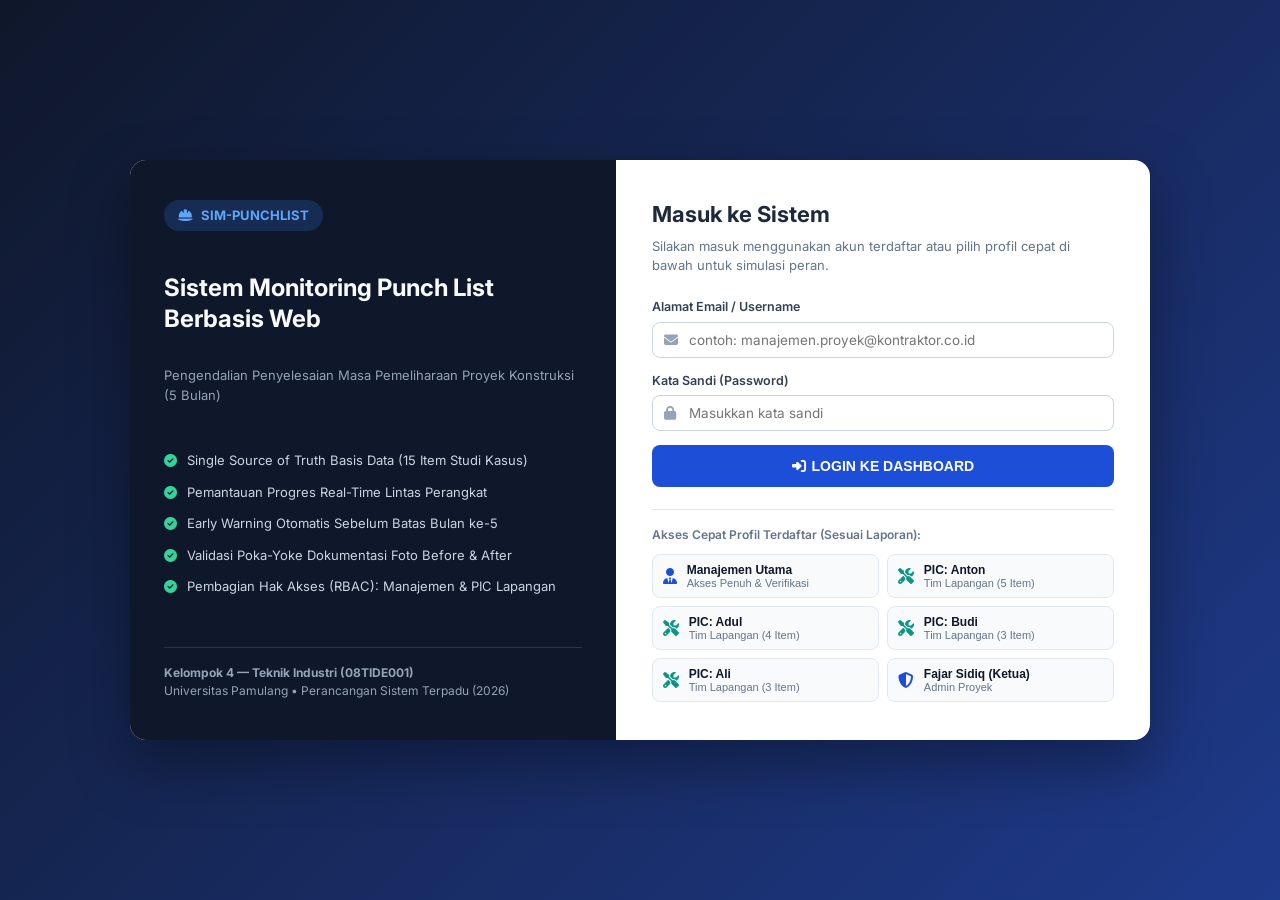
<file: index.html>
<!DOCTYPE html>
<html lang="id">
<head>
  <meta charset="UTF-8" />
  <meta name="viewport" content="width=device-width, initial-scale=1.0" />
  <title>SIM-PUNCHLIST | Sistem Monitoring Punch List Proyek Konstruksi</title>
  <link rel="preconnect" href="https://fonts.googleapis.com">
  <link href="https://fonts.googleapis.com/css2?family=Inter:wght@400;500;600;700;800&display=swap" rel="stylesheet">
  <link rel="stylesheet" href="https://cdnjs.cloudflare.com/ajax/libs/font-awesome/6.5.1/css/all.min.css" />
  <link rel="stylesheet" href="style.css" />
</head>
<body>

  <!-- ==================== LOGIN SCREEN (MOD-01) ==================== -->
  <div id="login-screen" class="login-wrapper">
    <div class="login-card">
      <div class="login-brand">
        <div class="brand-badge"><i class="fa-solid fa-helmet-safety"></i> SIM-PUNCHLIST</div>
        <h1>Sistem Monitoring Punch List Berbasis Web</h1>
        <p class="subtitle">Pengendalian Penyelesaian Masa Pemeliharaan Proyek Konstruksi (5 Bulan)</p>
        <ul class="feature-checklist">
          <li><i class="fa-solid fa-circle-check"></i> Single Source of Truth Basis Data (15 Item Studi Kasus)</li>
          <li><i class="fa-solid fa-circle-check"></i> Pemantauan Progres Real-Time Lintas Perangkat</li>
          <li><i class="fa-solid fa-circle-check"></i> Early Warning Otomatis Sebelum Batas Bulan ke-5</li>
          <li><i class="fa-solid fa-circle-check"></i> Validasi Poka-Yoke Dokumentasi Foto Before &amp; After</li>
          <li><i class="fa-solid fa-circle-check"></i> Pembagian Hak Akses (RBAC): Manajemen &amp; PIC Lapangan</li>
        </ul>
        <div class="academic-credit">
          <strong>Kelompok 4 — Teknik Industri (08TIDE001)</strong><br>
          Universitas Pamulang • Perancangan Sistem Terpadu (2026)
        </div>
      </div>

      <div class="login-form-panel">
        <h2>Masuk ke Sistem</h2>
        <p class="form-desc">Silakan masuk menggunakan akun terdaftar atau pilih profil cepat di bawah untuk simulasi peran.</p>

        <form id="login-form">
          <div class="form-group">
            <label for="login-email">Alamat Email / Username</label>
            <div class="input-icon">
              <i class="fa-solid fa-envelope"></i>
              <input type="text" id="login-email" placeholder="contoh: manajemen.proyek@kontraktor.co.id" required />
            </div>
          </div>

          <div class="form-group">
            <label for="login-password">Kata Sandi (Password)</label>
            <div class="input-icon">
              <i class="fa-solid fa-lock"></i>
              <input type="password" id="login-password" placeholder="Masukkan kata sandi" required />
            </div>
          </div>

          <div id="login-error" class="alert-error hidden"></div>

          <button type="submit" class="btn btn-primary btn-block btn-lg">
            <i class="fa-solid fa-right-to-bracket"></i> LOGIN KE DASHBOARD
          </button>
        </form>

        <div class="quick-login-box">
          <div class="quick-title">Akses Cepat Profil Terdaftar (Sesuai Laporan):</div>
          <div class="quick-grid">
            <button type="button" class="quick-btn role-mgmt" onclick="quickLogin('manajemen.proyek@kontraktor.co.id', 'mgmt123')">
              <i class="fa-solid fa-user-tie"></i>
              <div>
                <strong>Manajemen Utama</strong>
                <span>Akses Penuh &amp; Verifikasi</span>
              </div>
            </button>
            <button type="button" class="quick-btn role-pic" onclick="quickLogin('anton@lapangan.co.id', 'pic123')">
              <i class="fa-solid fa-screwdriver-wrench"></i>
              <div>
                <strong>PIC: Anton</strong>
                <span>Tim Lapangan (5 Item)</span>
              </div>
            </button>
            <button type="button" class="quick-btn role-pic" onclick="quickLogin('adul@lapangan.co.id', 'pic123')">
              <i class="fa-solid fa-screwdriver-wrench"></i>
              <div>
                <strong>PIC: Adul</strong>
                <span>Tim Lapangan (4 Item)</span>
              </div>
            </button>
            <button type="button" class="quick-btn role-pic" onclick="quickLogin('budi@lapangan.co.id', 'pic123')">
              <i class="fa-solid fa-screwdriver-wrench"></i>
              <div>
                <strong>PIC: Budi</strong>
                <span>Tim Lapangan (3 Item)</span>
              </div>
            </button>
            <button type="button" class="quick-btn role-pic" onclick="quickLogin('ali@lapangan.co.id', 'pic123')">
              <i class="fa-solid fa-screwdriver-wrench"></i>
              <div>
                <strong>PIC: Ali</strong>
                <span>Tim Lapangan (3 Item)</span>
              </div>
            </button>
            <button type="button" class="quick-btn role-mgmt" onclick="quickLogin('admin@kontraktor.co.id', 'admin123')">
              <i class="fa-solid fa-shield-halved"></i>
              <div>
                <strong>Fajar Sidiq (Ketua)</strong>
                <span>Admin Proyek</span>
              </div>
            </button>
          </div>
        </div>
      </div>
    </div>
  </div>

  <!-- ==================== MAIN APPLICATION SHELL ==================== -->
  <div id="app-shell" class="app-wrapper hidden">
    <!-- Sidebar -->
    <aside id="sidebar" class="sidebar">
      <div class="sidebar-header">
        <div class="logo-text"><i class="fa-solid fa-helmet-safety"></i> SIM-PUNCHLIST</div>
        <div class="project-meta">Masa Pemeliharaan: 5 Bulan</div>
      </div>

      <div class="user-card">
        <div class="user-avatar" id="sidebar-avatar">M</div>
        <div class="user-info">
          <div class="user-name" id="sidebar-user-name">Manajemen Proyek</div>
          <div class="user-role-badge" id="sidebar-user-role">Manajemen Kontraktor Utama</div>
        </div>
      </div>

      <nav class="sidebar-nav">
        <button class="nav-item active" data-view="dashboard" onclick="switchView('dashboard')">
          <i class="fa-solid fa-gauge-high"></i> <span>Dashboard Utama</span>
        </button>
        <button class="nav-item" data-view="punchlists" onclick="switchView('punchlists')">
          <i class="fa-solid fa-list-check"></i> <span>Data Punch List</span>
          <span class="nav-badge" id="nav-count-all">15</span>
        </button>
        <button class="nav-item" data-view="early-warning" onclick="switchView('early-warning')">
          <i class="fa-solid fa-triangle-exclamation"></i> <span>Early Warning</span>
          <span class="nav-badge badge-warn" id="nav-count-ew">0</span>
        </button>
        <button class="nav-item" data-view="reports" onclick="switchView('reports')">
          <i class="fa-solid fa-file-image"></i> <span>Laporan Bergambar (FHO)</span>
        </button>
        <button class="nav-item mgmt-only" data-view="users" onclick="switchView('users')">
          <i class="fa-solid fa-users-gear"></i> <span>Manajemen Pengguna</span>
        </button>
        <button class="nav-item" data-view="settings" onclick="switchView('settings')">
          <i class="fa-solid fa-cloud-arrow-up"></i> <span>Sinkronisasi &amp; Data</span>
        </button>
      </nav>

      <div class="sidebar-footer">
        <div class="sync-status" id="sync-status-indicator">
          <span class="dot dot-online"></span> <span id="sync-status-text">Terhubung (Data Laporan)</span>
        </div>
        <button class="btn btn-outline-light btn-block btn-sm" onclick="logout()">
          <i class="fa-solid fa-right-from-bracket"></i> Keluar (Logout)
        </button>
      </div>
    </aside>

    <!-- Main Content -->
    <div class="main-container">
      <header class="topbar">
        <div class="topbar-left">
          <button class="menu-toggle" onclick="toggleSidebar()"><i class="fa-solid fa-bars"></i></button>
          <div>
            <h2 id="page-title">Dashboard Monitoring Punch List</h2>
            <p id="page-subtitle">Proyek Konstruksi — Pengendalian Masa Pemeliharaan 5 Bulan (Kelompok 4)</p>
          </div>
        </div>
        <div class="topbar-actions">
          <button class="btn btn-secondary btn-sm" onclick="resetToReportData()" title="Muat ulang 15 data persis sesuai tabel BAB I laporan">
            <i class="fa-solid fa-rotate"></i> Muat Data Laporan (15 Item)
          </button>
          <button class="btn btn-primary btn-sm mgmt-only" onclick="openPunchModal()">
            <i class="fa-solid fa-plus"></i> Tambah Temuan
          </button>
        </div>
      </header>

      <!-- ==================== VIEW 1: DASHBOARD ==================== -->
      <section id="view-dashboard" class="view-section active">
        <!-- Early Warning Banner -->
        <div id="ew-banner" class="ew-banner hidden">
          <i class="fa-solid fa-bell fa-shake"></i>
          <div id="ew-banner-text">Peringatan Dini Aktif</div>
          <button class="btn btn-sm btn-dark" onclick="switchView('early-warning')">Tinjau Item</button>
        </div>

        <!-- KPI Cards -->
        <div class="kpi-grid">
          <div class="kpi-card kpi-blue">
            <div class="kpi-icon"><i class="fa-solid fa-clipboard-list"></i></div>
            <div class="kpi-body">
              <span class="kpi-label">TOTAL PUNCH LIST</span>
              <div class="kpi-value" id="kpi-total">15</div>
              <span class="kpi-sub">Item Terdaftar di Basis Data</span>
            </div>
          </div>

          <div class="kpi-card kpi-amber">
            <div class="kpi-icon"><i class="fa-solid fa-spinner"></i></div>
            <div class="kpi-body">
              <span class="kpi-label">OPEN / IN PROGRESS / PENDING</span>
              <div class="kpi-value" id="kpi-active">0</div>
              <span class="kpi-sub">Dalam Proses Penanganan PIC</span>
            </div>
          </div>

          <div class="kpi-card kpi-red">
            <div class="kpi-icon"><i class="fa-solid fa-clock"></i></div>
            <div class="kpi-body">
              <span class="kpi-label">MENUNGGU VERIFIKASI (COMPLETED)</span>
              <div class="kpi-value" id="kpi-completed">0</div>
              <span class="kpi-sub">Siap Verifikasi Foto Before-After</span>
            </div>
          </div>

          <div class="kpi-card kpi-green">
            <div class="kpi-icon"><i class="fa-solid fa-circle-check"></i></div>
            <div class="kpi-body">
              <span class="kpi-label">VERIFIED / CLOSED</span>
              <div class="kpi-value" id="kpi-verified">15</div>
              <span class="kpi-sub" id="kpi-verified-pct">100.0% Tuntas Terverifikasi</span>
            </div>
          </div>
        </div>

        <!-- Charts & Breakdown Row -->
        <div class="dashboard-grid">
          <div class="card">
            <div class="card-header">
              <h3><i class="fa-solid fa-chart-bar"></i> Progres Penyelesaian Berdasarkan Jenis Kerusakan (15 Item)</h3>
            </div>
            <div class="card-body" id="category-progress-container"></div>
          </div>

          <div class="card">
            <div class="card-header">
              <h3><i class="fa-solid fa-users"></i> Distribusi Beban &amp; Capaian per PIC Lapangan</h3>
            </div>
            <div class="card-body" id="pic-progress-container"></div>
          </div>
        </div>

        <!-- Recent / Priority Table -->
        <div class="card mt-20">
          <div class="card-header flex-between">
            <h3><i class="fa-solid fa-table-list"></i> Ringkasan Pemantauan Real-Time Punch List</h3>
            <div class="header-tools">
              <button class="btn btn-sm btn-outline-primary" onclick="switchView('punchlists')">Lihat Semua 15 Item <i class="fa-solid fa-arrow-right"></i></button>
            </div>
          </div>
          <div class="table-responsive">
            <table class="data-table">
              <thead>
                <tr>
                  <th>No. Tiket</th>
                  <th>Judul Catatan</th>
                  <th>PIC</th>
                  <th>Tgl Temuan</th>
                  <th>Tgl Selesai</th>
                  <th>Early Warning</th>
                  <th>Status</th>
                  <th>Dokumentasi</th>
                  <th>Aksi</th>
                </tr>
              </thead>
              <tbody id="dashboard-table-body"></tbody>
            </table>
          </div>
        </div>
      </section>

      <!-- ==================== VIEW 2: DATA PUNCH LIST ==================== -->
      <section id="view-punchlists" class="view-section">
        <div class="card">
          <div class="card-header flex-between wrap-gap">
            <h3><i class="fa-solid fa-list-check"></i> Daftar Lengkap Catatan Perbaikan (Punch List)</h3>
            <div class="filter-bar">
              <input type="text" id="filter-search" class="form-control-sm" placeholder="Cari tiket, judul, lokasi..." oninput="renderAll()" />
              <select id="filter-category" class="form-control-sm" onchange="renderAll()">
                <option value="">Semua Kategori</option>
                <option value="Konekting Kabel Rusak">Konekting Kabel Rusak (7)</option>
                <option value="Kabel BC Belum Di Couple Ke Trafo">Kabel BC Belum Di Couple Ke Trafo (6)</option>
                <option value="Lampu Mati">Lampu Mati (2)</option>
              </select>
              <select id="filter-pic" class="form-control-sm" onchange="renderAll()">
                <option value="">Semua PIC</option>
                <option value="Anton">Anton</option>
                <option value="Adul">Adul</option>
                <option value="Budi">Budi</option>
                <option value="Ali">Ali</option>
              </select>
              <select id="filter-status" class="form-control-sm" onchange="renderAll()">
                <option value="">Semua Status</option>
                <option value="Open">Open</option>
                <option value="In Progress">In Progress</option>
                <option value="Pending">Pending</option>
                <option value="Completed">Completed</option>
                <option value="Verified / Closed">Verified / Closed</option>
              </select>
              <button class="btn btn-primary btn-sm mgmt-only" onclick="openPunchModal()">
                <i class="fa-solid fa-plus"></i> Item Baru
              </button>
            </div>
          </div>
          <div class="table-responsive">
            <table class="data-table">
              <thead>
                <tr>
                  <th>No</th>
                  <th>Tiket</th>
                  <th>Judul Catatan &amp; Deskripsi Teknis</th>
                  <th>PIC</th>
                  <th>Tgl Temuan</th>
                  <th>Target / Tgl Selesai</th>
                  <th>Early Warning</th>
                  <th>Status</th>
                  <th>Foto Before / After</th>
                  <th>Aksi</th>
                </tr>
              </thead>
              <tbody id="full-table-body"></tbody>
            </table>
          </div>
        </div>
      </section>

      <!-- ==================== VIEW 3: EARLY WARNING ==================== -->
      <section id="view-early-warning" class="view-section">
        <div class="ew-legend-grid">
          <div class="legend-card zone-green">
            <strong>Zona Hijau (Normal / Aman)</strong>
            <span>Sisa waktu &gt; 14 hari atau status sudah Verified/Closed.</span>
          </div>
          <div class="legend-card zone-yellow">
            <strong>Zona Kuning (Perhatian / Approaching)</strong>
            <span>Sisa waktu 4 s.d. 14 hari kalender sebelum tenggat.</span>
          </div>
          <div class="legend-card zone-orange">
            <strong>Zona Oranye (Kritis / Urgent)</strong>
            <span>Sisa waktu &le; 3 hari kalender atau memasuki Bulan ke-5 kontrak.</span>
          </div>
          <div class="legend-card zone-red">
            <strong>Zona Merah (Terlambat / Overdue)</strong>
            <span>Melewati tanggal target &amp; belum Verified/Closed (Eskalasi Penuh).</span>
          </div>
        </div>

        <div class="card mt-20">
          <div class="card-header">
            <h3><i class="fa-solid fa-bell"></i> Matriks Pemantauan Peringatan Dini (Early Warning System)</h3>
          </div>
          <div class="table-responsive">
            <table class="data-table">
              <thead>
                <tr>
                  <th>Tiket</th>
                  <th>Judul Catatan</th>
                  <th>PIC</th>
                  <th>Tanggal Temuan</th>
                  <th>Target Tenggat</th>
                  <th>Tanggal Selesai</th>
                  <th>Zona Peringatan</th>
                  <th>Status</th>
                  <th>Tindakan</th>
                </tr>
              </thead>
              <tbody id="ew-table-body"></tbody>
            </table>
          </div>
        </div>
      </section>

      <!-- ==================== VIEW 4: LAPORAN BERGAMBAR (FHO) ==================== -->
      <section id="view-reports" class="view-section">
        <div class="report-toolbar no-print">
          <div>
            <h3>Laporan Rekapitulasi &amp; Berita Acara Dokumentasi Bergambar (FHO)</h3>
            <p class="text-muted">Laporan ini digenerasi otomatis dari data aktif &amp; foto Before–After lapangan.</p>
          </div>
          <div class="btn-group">
            <button class="btn btn-success btn-sm" onclick="exportToCSV()">
              <i class="fa-solid fa-file-excel"></i> Ekspor Excel (.CSV)
            </button>
            <button class="btn btn-primary btn-sm" onclick="window.print()">
              <i class="fa-solid fa-print"></i> Cetak / Simpan PDF (FHO)
            </button>
          </div>
        </div>

        <div id="printable-report" class="report-sheet">
          <div class="report-kop">
            <div class="kop-title">
              <h2>BERITA ACARA PENYELESAIAN PUNCH LIST MASA PEMELIHARAAN PROYEK</h2>
              <p>SISTEM MONITORING PUNCH LIST BERBASIS WEB (SIM-PUNCHLIST)</p>
              <small>Program Studi Teknik Industri — Fakultas Teknik — Universitas Pamulang (Kelompok 4 / 08TIDE001)</small>
            </div>
            <div class="kop-meta">
              <div><strong>Periode Pemeliharaan:</strong> 5 Bulan Kontrak (Mei – November 2026)</div>
              <div><strong>Tanggal Cetak Laporan:</strong> <span id="report-print-date">21 November 2026</span></div>
            </div>
          </div>

          <div class="report-summary-boxes" id="report-kpi-summary"></div>

          <h4 class="report-section-title">A. Rekapitulasi Capaian per Kategori Kerusakan &amp; Penanggung Jawab (PIC)</h4>
          <div class="report-two-col" id="report-visual-charts"></div>

          <h4 class="report-section-title">B. Lampiran Data Punch List &amp; Dokumentasi Visual (Before – After)</h4>
          <table class="report-table">
            <thead>
              <tr>
                <th style="width:36px;">No</th>
                <th style="width:150px;">Judul Catatan</th>
                <th>Deskripsi Perbaikan</th>
                <th style="width:75px;">Nama PIC</th>
                <th style="width:95px;">Tanggal Temuan</th>
                <th style="width:135px;">Dokumentasi Sebelum</th>
                <th style="width:95px;">Tanggal Selesai</th>
                <th style="width:135px;">Dokumentasi Sesudah</th>
                <th style="width:90px;">Status</th>
              </tr>
            </thead>
            <tbody id="report-table-body"></tbody>
          </table>

          <div class="report-signatures">
            <div class="sig-box">
              <p>Disusun &amp; Dilaporkan Oleh,</p>
              <strong>Tim Pemeliharaan Lapangan (PIC)</strong>
              <div class="sig-space"></div>
              <span>(Anton, Adul, Budi, Ali)</span>
            </div>
            <div class="sig-box">
              <p>Diperiksa &amp; Diverifikasi Oleh,</p>
              <strong>Manajemen Kontraktor Utama</strong>
              <div class="sig-space"></div>
              <span>(Fajar Sidiq Al-Hayyu / Admin Proyek)</span>
            </div>
            <div class="sig-box">
              <p>Mengetahui / Serah Terima Akhir (FHO),</p>
              <strong>Pemilik Proyek (Owner)</strong>
              <div class="sig-space"></div>
              <span>(Perwakilan Owner Proyek)</span>
            </div>
          </div>
        </div>
      </section>

      <!-- ==================== VIEW 5: MANAJEMEN PENGGUNA ==================== -->
      <section id="view-users" class="view-section">
        <div class="card">
          <div class="card-header flex-between">
            <h3><i class="fa-solid fa-users-gear"></i> Manajemen Akun Pengguna &amp; Hak Akses (RBAC)</h3>
            <button class="btn btn-primary btn-sm" onclick="openUserModal()">
              <i class="fa-solid fa-user-plus"></i> Tambah Pengguna
            </button>
          </div>
          <div class="table-responsive">
            <table class="data-table">
              <thead>
                <tr>
                  <th>ID</th>
                  <th>Nama Lengkap</th>
                  <th>Email / Username</th>
                  <th>Peran (Role)</th>
                  <th>Jabatan / Divisi</th>
                  <th>No. Telepon</th>
                  <th>Aksi</th>
                </tr>
              </thead>
              <tbody id="users-table-body"></tbody>
            </table>
          </div>
        </div>
      </section>

      <!-- ==================== VIEW 6: SINKRONISASI & DATA ==================== -->
      <section id="view-settings" class="view-section">
        <div class="dashboard-grid">
          <div class="card">
            <div class="card-header">
              <h3><i class="fa-solid fa-cloud"></i> Konfigurasi Sinkronisasi Online (Firebase Realtime Database)</h3>
            </div>
            <div class="card-body">
              <p class="text-muted mb-15">
                Hubungkan aplikasi ke <strong>Firebase Realtime Database</strong> agar perubahan status, edit data, pengguna, dan unggahan foto tersinkronisasi secara real-time lintas perangkat dan jaringan.
              </p>
              <div class="form-group">
                <label for="firebase-url-input">Firebase Realtime Database URL</label>
                <input type="url" id="firebase-url-input" placeholder="https://sim-punchlist-default-rtdb.firebaseio.com" />
              </div>
              <div class="btn-group">
                <button class="btn btn-primary" onclick="saveFirebaseConfig()">
                  <i class="fa-solid fa-plug-circle-check"></i> Simpan &amp; Hubungkan Cloud
                </button>
                <button class="btn btn-secondary" onclick="pullFromFirebase()">
                  <i class="fa-solid fa-cloud-arrow-down"></i> Tarik Data Cloud
                </button>
                <button class="btn btn-outline-primary" onclick="pushToFirebase()">
                  <i class="fa-solid fa-cloud-arrow-up"></i> Dorong Data ke Cloud
                </button>
              </div>
              <div id="firebase-feedback" class="mt-15"></div>
            </div>
          </div>

          <div class="card">
            <div class="card-header">
              <h3><i class="fa-solid fa-database"></i> Manajemen Dataset Laporan (CAPSTONE DESIGN Kelompok 4)</h3>
            </div>
            <div class="card-body">
              <p class="text-muted mb-15">
                Gunakan opsi di bawah untuk memulihkan 15 item data studi kasus persis seperti pada tabel BAB I laporan, atau mengubah seluruh status item menjadi <strong>Verified / Closed (100% Tuntas)</strong> sesuai Tabel 4.3 evaluasi akhir.
              </p>
              <div class="stack-buttons">
                <button class="btn btn-primary btn-block" onclick="resetToReportData()">
                  <i class="fa-solid fa-rotate"></i> Reset &amp; Muat 15 Item Sesuai Tabel Laporan (BAB I)
                </button>
                <button class="btn btn-success btn-block" onclick="markAllVerified()">
                  <i class="fa-solid fa-check-double"></i> Set Semua 15 Item = Verified / Closed (Hasil Akhir BAB IV)
                </button>
                <button class="btn btn-outline-primary btn-block" onclick="downloadBackupJSON()">
                  <i class="fa-solid fa-download"></i> Unduh Cadangan Data (JSON)
                </button>
              </div>
            </div>
          </div>
        </div>
      </section>
    </div>
  </div>

  <!-- ==================== MODAL: TAMBAH / EDIT / UPDATE PROGRES PUNCH LIST ==================== -->
  <div id="punch-modal" class="modal-backdrop hidden">
    <div class="modal-box modal-lg">
      <div class="modal-header">
        <h3 id="punch-modal-title">Form Data Punch List</h3>
        <button class="modal-close" onclick="closeModal('punch-modal')">&times;</button>
      </div>
      <form id="punch-form">
        <input type="hidden" id="item-id" />
        <div class="modal-body">
          <div class="form-grid-2">
            <div class="form-group">
              <label for="item-ticket">Nomor Tiket</label>
              <input type="text" id="item-ticket" required />
            </div>
            <div class="form-group">
              <label for="item-category">Judul Catatan / Kategori Kerusakan</label>
              <select id="item-category" required>
                <option value="Konekting Kabel Rusak">Konekting Kabel Rusak</option>
                <option value="Kabel BC Belum Di Couple Ke Trafo">Kabel BC Belum Di Couple Ke Trafo</option>
                <option value="Lampu Mati">Lampu Mati</option>
              </select>
            </div>
          </div>

          <div class="form-group">
            <label for="item-description">Deskripsi Teknis Permasalahan &amp; Tindak Lanjut</label>
            <textarea id="item-description" rows="2" required></textarea>
          </div>

          <div class="form-grid-3">
            <div class="form-group">
              <label for="item-location">Lokasi Pekerjaan</label>
              <input type="text" id="item-location" required />
            </div>
            <div class="form-group">
              <label for="item-pic">Penanggung Jawab (PIC)</label>
              <select id="item-pic" required>
                <option value="Anton">Anton</option>
                <option value="Adul">Adul</option>
                <option value="Budi">Budi</option>
                <option value="Ali">Ali</option>
              </select>
            </div>
            <div class="form-group">
              <label for="item-priority">Tingkat Prioritas</label>
              <select id="item-priority" required>
                <option value="High">High (Tinggi)</option>
                <option value="Medium">Medium (Sedang)</option>
                <option value="Low">Low (Rendah)</option>
              </select>
            </div>
          </div>

          <div class="form-grid-3">
            <div class="form-group">
              <label for="item-found-date">Tanggal Temuan</label>
              <input type="date" id="item-found-date" required />
            </div>
            <div class="form-group">
              <label for="item-due-date">Batas Target (Masa 5 Bulan)</label>
              <input type="date" id="item-due-date" required />
            </div>
            <div class="form-group">
              <label for="item-completed-date">Tanggal Selesai Aktual</label>
              <input type="date" id="item-completed-date" />
            </div>
          </div>

          <div class="form-grid-2">
            <div class="form-group">
              <label for="item-status">Status Siklus Pekerjaan (5 Tahap)</label>
              <select id="item-status" required onchange="toggleRemarksField()">
                <option value="Open">Open (Belum Dikerjakan)</option>
                <option value="In Progress">In Progress (Sedang Dikerjakan)</option>
                <option value="Pending">Pending (Tertunda - Wajib Alasan)</option>
                <option value="Completed">Completed (Selesai - Wajib Foto After)</option>
                <option value="Verified / Closed">Verified / Closed (Terverifikasi Manajemen)</option>
              </select>
            </div>
            <div class="form-group" id="remarks-group">
              <label for="item-remarks">Catatan Lapangan / Alasan Pending</label>
              <input type="text" id="item-remarks" placeholder="Catatan progres atau kendala material..." />
            </div>
          </div>

          <!-- Poka-Yoke Photo Upload -->
          <div class="photo-upload-section">
            <div class="photo-box">
              <label><i class="fa-solid fa-camera"></i> Dokumentasi Sebelum Perbaikan (Before)</label>
              <input type="file" id="upload-before" accept="image/*" onchange="handlePhotoUpload(event, 'before')" />
              <div class="photo-preview" id="preview-before">Belum ada foto Before</div>
            </div>
            <div class="photo-box">
              <label><i class="fa-solid fa-camera-retro"></i> Dokumentasi Sesudah Perbaikan (After) <span class="badge-poka">Wajib untuk Completed</span></label>
              <input type="file" id="upload-after" accept="image/*" onchange="handlePhotoUpload(event, 'after')" />
              <div class="photo-preview" id="preview-after">Belum ada foto After</div>
            </div>
          </div>

          <div id="poka-yoke-alert" class="alert-error hidden mt-10"></div>
        </div>

        <div class="modal-footer">
          <button type="button" class="btn btn-secondary" onclick="closeModal('punch-modal')">Batal</button>
          <button type="submit" class="btn btn-primary"><i class="fa-solid fa-floppy-disk"></i> Simpan Perubahan</button>
        </div>
      </form>
    </div>
  </div>

  <!-- ==================== MODAL: VERIFIKASI FOTO BEFORE-AFTER ==================== -->
  <div id="verify-modal" class="modal-backdrop hidden">
    <div class="modal-box modal-lg">
      <div class="modal-header">
        <h3 id="verify-modal-title">Verifikasi Hasil Perbaikan &amp; Dokumentasi Visual</h3>
        <button class="modal-close" onclick="closeModal('verify-modal')">&times;</button>
      </div>
      <div class="modal-body" id="verify-modal-body"></div>
      <div class="modal-footer" id="verify-modal-footer"></div>
    </div>
  </div>

  <!-- ==================== MODAL: TAMBAH / EDIT USER ==================== -->
  <div id="user-modal" class="modal-backdrop hidden">
    <div class="modal-box">
      <div class="modal-header">
        <h3 id="user-modal-title">Tambah / Edit Pengguna</h3>
        <button class="modal-close" onclick="closeModal('user-modal')">&times;</button>
      </div>
      <form id="user-form">
        <input type="hidden" id="edit-user-id" />
        <div class="modal-body">
          <div class="form-group">
            <label for="user-name">Nama Lengkap</label>
            <input type="text" id="user-name" required />
          </div>
          <div class="form-group">
            <label for="user-email">Email / Username Login</label>
            <input type="email" id="user-email" required />
          </div>
          <div class="form-group">
            <label for="user-password">Kata Sandi</label>
            <input type="text" id="user-password" required />
          </div>
          <div class="form-grid-2">
            <div class="form-group">
              <label for="user-role">Hak Akses (Role)</label>
              <select id="user-role" required>
                <option value="mgmt">Manajemen Kontraktor Utama</option>
                <option value="pic">Tim Pemeliharaan Lapangan (PIC)</option>
              </select>
            </div>
            <div class="form-group">
              <label for="user-phone">No. Telepon / WhatsApp</label>
              <input type="text" id="user-phone" placeholder="0812xxxxxxxx" />
            </div>
          </div>
          <div class="form-group">
            <label for="user-division">Jabatan / Unit Kerja</label>
            <input type="text" id="user-division" placeholder="Contoh: Teknisi Elektrikal & Grounding" />
          </div>
        </div>
        <div class="modal-footer">
          <button type="button" class="btn btn-secondary" onclick="closeModal('user-modal')">Batal</button>
          <button type="submit" class="btn btn-primary">Simpan Pengguna</button>
        </div>
      </form>
    </div>
  </div>

  <script src="app.js"></script>
</body>
</html>
</file>
<file: style.css>
:root {
  --primary: #1d4ed8;
  --primary-dark: #1e3a8a;
  --secondary: #475569;
  --success: #15803d;
  --warning: #d97706;
  --orange: #ea580c;
  --danger: #dc2626;
  --bg-body: #f1f5f9;
  --bg-card: #ffffff;
  --sidebar-bg: #0f172a;
  --text-main: #1e293b;
  --text-muted: #64748b;
  --border: #e2e8f0;
  --radius: 10px;
  --shadow: 0 4px 16px rgba(15, 23, 42, 0.06);
}

* { box-sizing: border-box; margin: 0; padding: 0; }
body {
  font-family: 'Inter', -apple-system, BlinkMacSystemFont, sans-serif;
  background: var(--bg-body);
  color: var(--text-main);
  line-height: 1.5;
  font-size: 14px;
}

.hidden { display: none !important; }
.mt-10 { margin-top: 10px; }
.mt-15 { margin-top: 15px; }
.mt-20 { margin-top: 20px; }
.mb-15 { margin-bottom: 15px; }
.text-muted { color: var(--text-muted); }

/* Buttons */
.btn {
  display: inline-flex;
  align-items: center;
  justify-content: center;
  gap: 6px;
  padding: 9px 16px;
  border-radius: 8px;
  font-weight: 600;
  font-size: 13px;
  cursor: pointer;
  border: 1px solid transparent;
  transition: all 0.18s ease;
}
.btn-sm { padding: 6px 12px; font-size: 12px; }
.btn-lg { padding: 12px 20px; font-size: 14px; }
.btn-block { width: 100%; }
.btn-primary { background: var(--primary); color: #fff; }
.btn-primary:hover { background: var(--primary-dark); }
.btn-secondary { background: #e2e8f0; color: #1e293b; }
.btn-secondary:hover { background: #cbd5e1; }
.btn-success { background: var(--success); color: #fff; }
.btn-success:hover { background: #166534; }
.btn-danger { background: var(--danger); color: #fff; }
.btn-dark { background: #0f172a; color: #fff; }
.btn-outline-primary { background: transparent; border-color: var(--primary); color: var(--primary); }
.btn-outline-primary:hover { background: #eff6ff; }
.btn-outline-light { background: rgba(255,255,255,0.08); border-color: rgba(255,255,255,0.2); color: #fff; }
.btn-outline-light:hover { background: rgba(255,255,255,0.16); }
.btn-group { display: flex; flex-wrap: wrap; gap: 8px; }
.stack-buttons { display: flex; flex-direction: column; gap: 10px; }

/* Login Screen */
.login-wrapper {
  min-height: 100vh;
  display: flex;
  align-items: center;
  justify-content: center;
  padding: 20px;
  background: linear-gradient(135deg, #0f172a 0%, #1e3a8a 100%);
}
.login-card {
  width: 100%;
  max-width: 1020px;
  display: grid;
  grid-template-columns: 1fr 1.1fr;
  background: #fff;
  border-radius: 16px;
  overflow: hidden;
  box-shadow: 0 24px 60px rgba(0, 0, 0, 0.35);
}
.login-brand {
  background: #0f172a;
  color: #f8fafc;
  padding: 40px 34px;
  display: flex;
  flex-direction: column;
  justify-content: space-between;
}
.brand-badge {
  display: inline-flex;
  align-items: center;
  gap: 8px;
  background: rgba(59, 130, 246, 0.2);
  color: #60a5fa;
  padding: 6px 14px;
  border-radius: 999px;
  font-weight: 700;
  font-size: 13px;
  width: fit-content;
  margin-bottom: 18px;
}
.login-brand h1 { font-size: 24px; line-height: 1.3; margin-bottom: 10px; }
.login-brand .subtitle { color: #94a3b8; font-size: 13px; margin-bottom: 24px; }
.feature-checklist { list-style: none; display: flex; flex-direction: column; gap: 12px; margin-bottom: 28px; }
.feature-checklist li { display: flex; align-items: flex-start; gap: 10px; font-size: 13px; color: #cbd5e1; }
.feature-checklist i { color: #34d399; margin-top: 3px; }
.academic-credit {
  border-top: 1px solid rgba(255,255,255,0.12);
  padding-top: 16px;
  font-size: 12px;
  color: #94a3b8;
}

.login-form-panel { padding: 38px 36px; }
.login-form-panel h2 { font-size: 22px; margin-bottom: 6px; }
.form-desc { color: var(--text-muted); font-size: 13px; margin-bottom: 22px; }
.form-group { margin-bottom: 14px; }
.form-group label { display: block; font-weight: 600; font-size: 12.5px; margin-bottom: 5px; color: #334155; }
.form-group input, .form-group select, .form-group textarea {
  width: 100%;
  padding: 9px 12px;
  border: 1px solid #cbd5e1;
  border-radius: 8px;
  font-size: 13.5px;
  font-family: inherit;
}
.form-group input:focus, .form-group select:focus, .form-group textarea:focus {
  outline: none;
  border-color: var(--primary);
  box-shadow: 0 0 0 3px rgba(29, 78, 216, 0.12);
}
.input-icon { position: relative; }
.input-icon i { position: absolute; left: 12px; top: 50%; transform: translateY(-50%); color: #94a3b8; }
.input-icon input { padding-left: 36px; }

.alert-error {
  background: #fef2f2;
  border: 1px solid #fecaca;
  color: #b91c1c;
  padding: 10px 12px;
  border-radius: 8px;
  font-size: 12.5px;
  margin-bottom: 12px;
}

.quick-login-box {
  margin-top: 22px;
  padding-top: 16px;
  border-top: 1px solid var(--border);
}
.quick-title { font-size: 12px; font-weight: 600; color: var(--text-muted); margin-bottom: 10px; }
.quick-grid { display: grid; grid-template-columns: repeat(2, 1fr); gap: 8px; }
.quick-btn {
  display: flex;
  align-items: center;
  gap: 10px;
  padding: 8px 10px;
  border-radius: 8px;
  border: 1px solid var(--border);
  background: #f8fafc;
  cursor: pointer;
  text-align: left;
  transition: 0.15s;
}
.quick-btn:hover { border-color: var(--primary); background: #eff6ff; }
.quick-btn i { font-size: 16px; }
.quick-btn.role-mgmt i { color: var(--primary); }
.quick-btn.role-pic i { color: #0d9488; }
.quick-btn strong { display: block; font-size: 12px; color: #0f172a; }
.quick-btn span { display: block; font-size: 11px; color: var(--text-muted); }

/* App Layout */
.app-wrapper { display: flex; min-height: 100vh; }
.sidebar {
  width: 260px;
  background: var(--sidebar-bg);
  color: #e2e8f0;
  display: flex;
  flex-direction: column;
  flex-shrink: 0;
  transition: transform 0.25s ease;
}
.sidebar-header { padding: 20px; border-bottom: 1px solid rgba(255,255,255,0.08); }
.logo-text { font-size: 18px; font-weight: 800; color: #60a5fa; letter-spacing: 0.4px; }
.project-meta { font-size: 11.5px; color: #94a3b8; margin-top: 3px; }

.user-card {
  display: flex;
  align-items: center;
  gap: 12px;
  padding: 16px 20px;
  background: rgba(255,255,255,0.04);
  border-bottom: 1px solid rgba(255,255,255,0.08);
}
.user-avatar {
  width: 38px;
  height: 38px;
  border-radius: 50%;
  background: var(--primary);
  color: #fff;
  display: flex;
  align-items: center;
  justify-content: center;
  font-weight: 700;
  flex-shrink: 0;
}
.user-name { font-weight: 700; font-size: 13px; color: #fff; }
.user-role-badge { font-size: 11px; color: #38bdf8; }

.sidebar-nav { padding: 14px 12px; flex: 1; display: flex; flex-direction: column; gap: 4px; }
.nav-item {
  display: flex;
  align-items: center;
  gap: 10px;
  width: 100%;
  padding: 10px 12px;
  border: none;
  background: transparent;
  color: #cbd5e1;
  border-radius: 8px;
  font-size: 13.5px;
  font-weight: 500;
  cursor: pointer;
  text-align: left;
}
.nav-item:hover { background: rgba(255,255,255,0.08); color: #fff; }
.nav-item.active { background: var(--primary); color: #fff; font-weight: 600; }
.nav-badge {
  margin-left: auto;
  background: rgba(255,255,255,0.16);
  padding: 2px 8px;
  border-radius: 999px;
  font-size: 11px;
  font-weight: 700;
}
.nav-badge.badge-warn { background: var(--orange); color: #fff; }

.sidebar-footer { padding: 16px 20px; border-top: 1px solid rgba(255,255,255,0.08); }
.sync-status { display: flex; align-items: center; gap: 8px; font-size: 11.5px; color: #94a3b8; margin-bottom: 10px; }
.dot { width: 8px; height: 8px; border-radius: 50%; display: inline-block; }
.dot-online { background: #22c55e; box-shadow: 0 0 8px #22c55e; }

.main-container { flex: 1; display: flex; flex-direction: column; min-width: 0; }
.topbar {
  background: #fff;
  padding: 16px 24px;
  border-bottom: 1px solid var(--border);
  display: flex;
  align-items: center;
  justify-content: space-between;
  gap: 16px;
}
.topbar-left { display: flex; align-items: center; gap: 14px; }
.menu-toggle { display: none; background: none; border: 1px solid var(--border); padding: 7px 10px; border-radius: 6px; cursor: pointer; }
.topbar h2 { font-size: 18px; font-weight: 700; }
.topbar p { font-size: 12px; color: var(--text-muted); }
.topbar-actions { display: flex; gap: 8px; flex-wrap: wrap; }

.view-section { display: none; padding: 24px; }
.view-section.active { display: block; }

/* Early Warning Banner */
.ew-banner {
  background: #fff7ed;
  border: 1px solid #fdba74;
  border-left: 5px solid var(--orange);
  color: #9a3412;
  padding: 12px 16px;
  border-radius: var(--radius);
  display: flex;
  align-items: center;
  gap: 12px;
  margin-bottom: 20px;
  font-weight: 600;
}
.ew-banner button { margin-left: auto; }

/* KPI Grid */
.kpi-grid {
  display: grid;
  grid-template-columns: repeat(4, 1fr);
  gap: 16px;
  margin-bottom: 20px;
}
.kpi-card {
  background: var(--bg-card);
  border-radius: var(--radius);
  padding: 18px;
  box-shadow: var(--shadow);
  border-top: 4px solid #cbd5e1;
  display: flex;
  align-items: center;
  gap: 14px;
}
.kpi-blue { border-top-color: var(--primary); }
.kpi-amber { border-top-color: var(--warning); }
.kpi-red { border-top-color: var(--orange); }
.kpi-green { border-top-color: var(--success); }
.kpi-icon {
  width: 46px;
  height: 46px;
  border-radius: 10px;
  display: flex;
  align-items: center;
  justify-content: center;
  font-size: 20px;
  background: #f1f5f9;
  color: #334155;
}
.kpi-blue .kpi-icon { background: #eff6ff; color: var(--primary); }
.kpi-amber .kpi-icon { background: #fffbeb; color: var(--warning); }
.kpi-red .kpi-icon { background: #fff7ed; color: var(--orange); }
.kpi-green .kpi-icon { background: #f0fdf4; color: var(--success); }
.kpi-label { font-size: 11px; font-weight: 700; color: var(--text-muted); letter-spacing: 0.3px; }
.kpi-value { font-size: 26px; font-weight: 800; line-height: 1.2; margin: 2px 0; }
.kpi-sub { font-size: 11.5px; color: var(--text-muted); }

/* Cards & Progress Bars */
.dashboard-grid { display: grid; grid-template-columns: 1fr 1fr; gap: 20px; }
.card { background: var(--bg-card); border-radius: var(--radius); box-shadow: var(--shadow); overflow: hidden; }
.card-header { padding: 15px 20px; border-bottom: 1px solid var(--border); }
.card-header h3 { font-size: 15px; font-weight: 700; display: flex; align-items: center; gap: 8px; }
.card-body { padding: 18px 20px; }
.flex-between { display: flex; align-items: center; justify-content: space-between; }
.wrap-gap { flex-wrap: wrap; gap: 12px; }

.progress-item { margin-bottom: 16px; }
.progress-item:last-child { margin-bottom: 0; }
.progress-top { display: flex; justify-content: space-between; font-size: 13px; font-weight: 600; margin-bottom: 6px; }
.progress-track { height: 10px; background: #e2e8f0; border-radius: 999px; overflow: hidden; }
.progress-fill { height: 100%; background: var(--primary); border-radius: 999px; transition: width 0.35s ease; }
.progress-fill.green { background: var(--success); }
.progress-fill.teal { background: #0d9488; }

/* Filter Bar & Tables */
.filter-bar { display: flex; flex-wrap: wrap; gap: 8px; }
.form-control-sm {
  padding: 6px 10px;
  border: 1px solid #cbd5e1;
  border-radius: 6px;
  font-size: 12.5px;
  background: #fff;
}
.table-responsive { overflow-x: auto; }
.data-table { width: 100%; border-collapse: collapse; font-size: 13px; }
.data-table th {
  background: #f8fafc;
  color: #334155;
  font-weight: 700;
  text-align: left;
  padding: 11px 14px;
  border-bottom: 2px solid var(--border);
  white-space: nowrap;
}
.data-table td {
  padding: 11px 14px;
  border-bottom: 1px solid var(--border);
  vertical-align: middle;
}
.data-table tr:hover { background: #f8fafc; }

/* Badges */
.badge {
  display: inline-flex;
  align-items: center;
  gap: 5px;
  padding: 3px 9px;
  border-radius: 999px;
  font-size: 11.5px;
  font-weight: 700;
  white-space: nowrap;
}
.status-open { background: #e2e8f0; color: #334155; }
.status-progress { background: #dbeafe; color: #1d4ed8; }
.status-pending { background: #fef3c7; color: #b45309; }
.status-completed { background: #ffedd5; color: #c2410c; }
.status-verified { background: #dcfce7; color: #15803d; }

.ew-green { background: #dcfce7; color: #15803d; }
.ew-yellow { background: #fef9c3; color: #a16207; }
.ew-orange { background: #ffedd5; color: #c2410c; }
.ew-red { background: #fee2e2; color: #b91c1c; }

.ew-legend-grid { display: grid; grid-template-columns: repeat(4, 1fr); gap: 12px; }
.legend-card { padding: 14px; border-radius: var(--radius); border-left: 5px solid; background: #fff; box-shadow: var(--shadow); }
.legend-card strong { display: block; font-size: 13px; margin-bottom: 4px; }
.legend-card span { font-size: 12px; color: var(--text-muted); }
.zone-green { border-color: #16a34a; }
.zone-yellow { border-color: #eab308; }
.zone-orange { border-color: #ea580c; }
.zone-red { border-color: #dc2626; }

/* Modals */
.modal-backdrop {
  position: fixed;
  inset: 0;
  background: rgba(15, 23, 42, 0.6);
  display: flex;
  align-items: center;
  justify-content: center;
  padding: 16px;
  z-index: 1000;
}
.modal-box {
  background: #fff;
  border-radius: 12px;
  width: 100%;
  max-width: 540px;
  max-height: 92vh;
  overflow-y: auto;
  box-shadow: 0 20px 50px rgba(0, 0, 0, 0.3);
}
.modal-lg { max-width: 780px; }
.modal-header {
  padding: 16px 20px;
  border-bottom: 1px solid var(--border);
  display: flex;
  align-items: center;
  justify-content: space-between;
}
.modal-close { background: none; border: none; font-size: 24px; cursor: pointer; color: #64748b; }
.modal-body { padding: 20px; }
.modal-footer {
  padding: 14px 20px;
  border-top: 1px solid var(--border);
  display: flex;
  justify-content: flex-end;
  gap: 8px;
}
.form-grid-2 { display: grid; grid-template-columns: 1fr 1fr; gap: 12px; }
.form-grid-3 { display: grid; grid-template-columns: 1fr 1fr 1fr; gap: 12px; }

.photo-upload-section {
  display: grid;
  grid-template-columns: 1fr 1fr;
  gap: 14px;
  margin-top: 12px;
}
.photo-box {
  border: 1px dashed #94a3b8;
  border-radius: 10px;
  padding: 12px;
  background: #f8fafc;
}
.photo-box label { font-size: 12px; font-weight: 700; display: block; margin-bottom: 8px; }
.badge-poka {
  background: #fee2e2;
  color: #b91c1c;
  padding: 2px 6px;
  border-radius: 4px;
  font-size: 10px;
}
.photo-preview {
  margin-top: 10px;
  min-height: 120px;
  background: #fff;
  border: 1px solid var(--border);
  border-radius: 8px;
  display: flex;
  align-items: center;
  justify-content: center;
  color: #94a3b8;
  font-size: 12px;
  overflow: hidden;
  text-align: center;
  padding: 6px;
}
.photo-preview img { max-width: 100%; max-height: 160px; border-radius: 6px; object-fit: cover; }

/* Visual Report (FHO) */
.report-toolbar {
  display: flex;
  justify-content: space-between;
  align-items: center;
  flex-wrap: wrap;
  gap: 12px;
  background: #fff;
  padding: 16px 20px;
  border-radius: var(--radius);
  box-shadow: var(--shadow);
  margin-bottom: 20px;
}
.report-sheet {
  background: #fff;
  padding: 32px;
  border-radius: var(--radius);
  box-shadow: var(--shadow);
}
.report-kop {
  border-bottom: 3px double #0f172a;
  padding-bottom: 14px;
  margin-bottom: 18px;
  display: flex;
  justify-content: space-between;
  align-items: flex-end;
  flex-wrap: wrap;
  gap: 12px;
}
.kop-title h2 { font-size: 17px; color: #0f172a; }
.kop-title p { font-size: 13px; font-weight: 700; color: var(--primary); }
.kop-meta { font-size: 12px; text-align: right; }
.report-summary-boxes {
  display: grid;
  grid-template-columns: repeat(4, 1fr);
  gap: 12px;
  margin-bottom: 18px;
}
.rep-stat {
  border: 1px solid #cbd5e1;
  border-radius: 8px;
  padding: 10px 14px;
  background: #f8fafc;
}
.rep-stat strong { display: block; font-size: 20px; color: #0f172a; }
.rep-stat span { font-size: 11.5px; color: var(--text-muted); }
.report-section-title { font-size: 14px; margin: 18px 0 10px; color: #0f172a; }
.report-two-col { display: grid; grid-template-columns: 1fr 1fr; gap: 16px; margin-bottom: 18px; }
.report-chart-box { border: 1px solid #cbd5e1; border-radius: 8px; padding: 14px; }

.report-table { width: 100%; border-collapse: collapse; font-size: 11.5px; }
.report-table th, .report-table td { border: 1px solid #94a3b8; padding: 7px 8px; vertical-align: middle; }
.report-table th { background: #1e293b; color: #fff; text-align: center; }
.report-thumb { width: 120px; height: 84px; object-fit: cover; border-radius: 4px; border: 1px solid #cbd5e1; display: block; margin: 0 auto; }
.no-photo-tag { font-size: 10.5px; color: #64748b; font-style: italic; text-align: center; display: block; }

.report-signatures {
  display: grid;
  grid-template-columns: repeat(3, 1fr);
  gap: 20px;
  margin-top: 32px;
  text-align: center;
  font-size: 12px;
}
.sig-space { height: 64px; }

/* Responsive & Print */
@media (max-width: 960px) {
  .login-card { grid-template-columns: 1fr; }
  .kpi-grid, .ew-legend-grid, .report-summary-boxes { grid-template-columns: repeat(2, 1fr); }
  .dashboard-grid, .report-two-col, .photo-upload-section { grid-template-columns: 1fr; }
  .sidebar { position: fixed; left: 0; top: 0; bottom: 0; z-index: 900; transform: translateX(-100%); }
  .sidebar.open { transform: translateX(0); }
  .menu-toggle { display: inline-block; }
}

@media print {
  body { background: #fff; }
  .sidebar, .topbar, .no-print { display: none !important; }
  .view-section { padding: 0; }
  .report-sheet { box-shadow: none; padding: 0; }
  .report-table tr { break-inside: avoid; }
}
</file>
